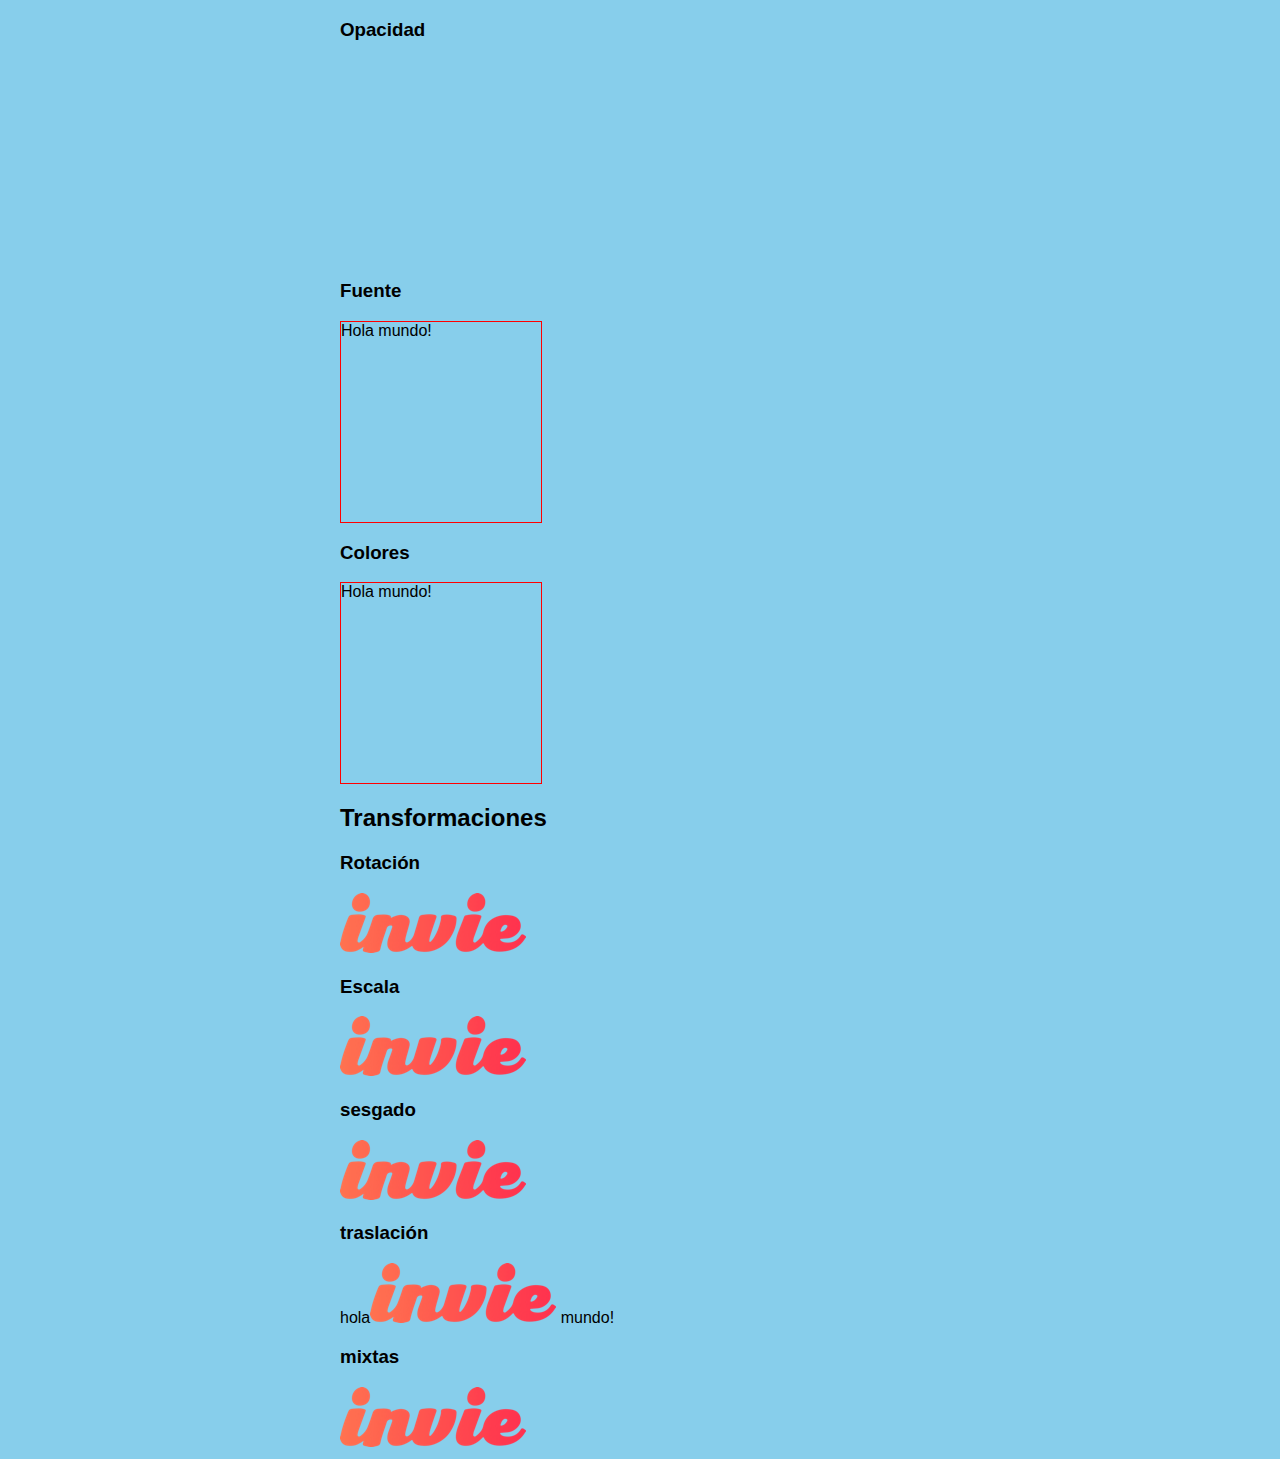
<file: transiciones-transformaciones/index.html>
<!DOCTYPE html>
<html lang="en">
<head>
  <meta charset="UTF-8">
  <title>Transiciones</title>
  <link rel="stylesheet" href="css/transitions.css"/>
</head>
<body>
  <div class="contenedor">
    <h3>Opacidad</h3>
    <div class="transicion caja opacity">Hola mundo!</div>

    <h3>Fuente</h3>
    <div class="transicion caja fuente">Hola mundo!</div>

    <h3>Colores</h3>
    <div class="transicion caja colores">Hola mundo!</div>

    <h2>Transformaciones</h2>

    <h3>Rotación</h3>
    <img class="transicion rotacion" src="images/invie.png" width="186" height="60"/>

    <h3>Escala</h3>
    <img class="transicion escala" src="images/invie.png" width="186" height="60"/>

    <h3>sesgado</h3>
    <img class="transicion sesgado" src="images/invie.png" width="186" height="60"/>
    <h3>traslación</h3>

    <span>hola</span><img class="transicion traslacion" src="images/invie.png" width="186" height="60"/> <span>mundo!</span>
    <h3>mixtas</h3>
    <img class="transicion mixtas" src="images/invie.png" width="186" height="60"/>
  </div>
</body>
</html>
</file>
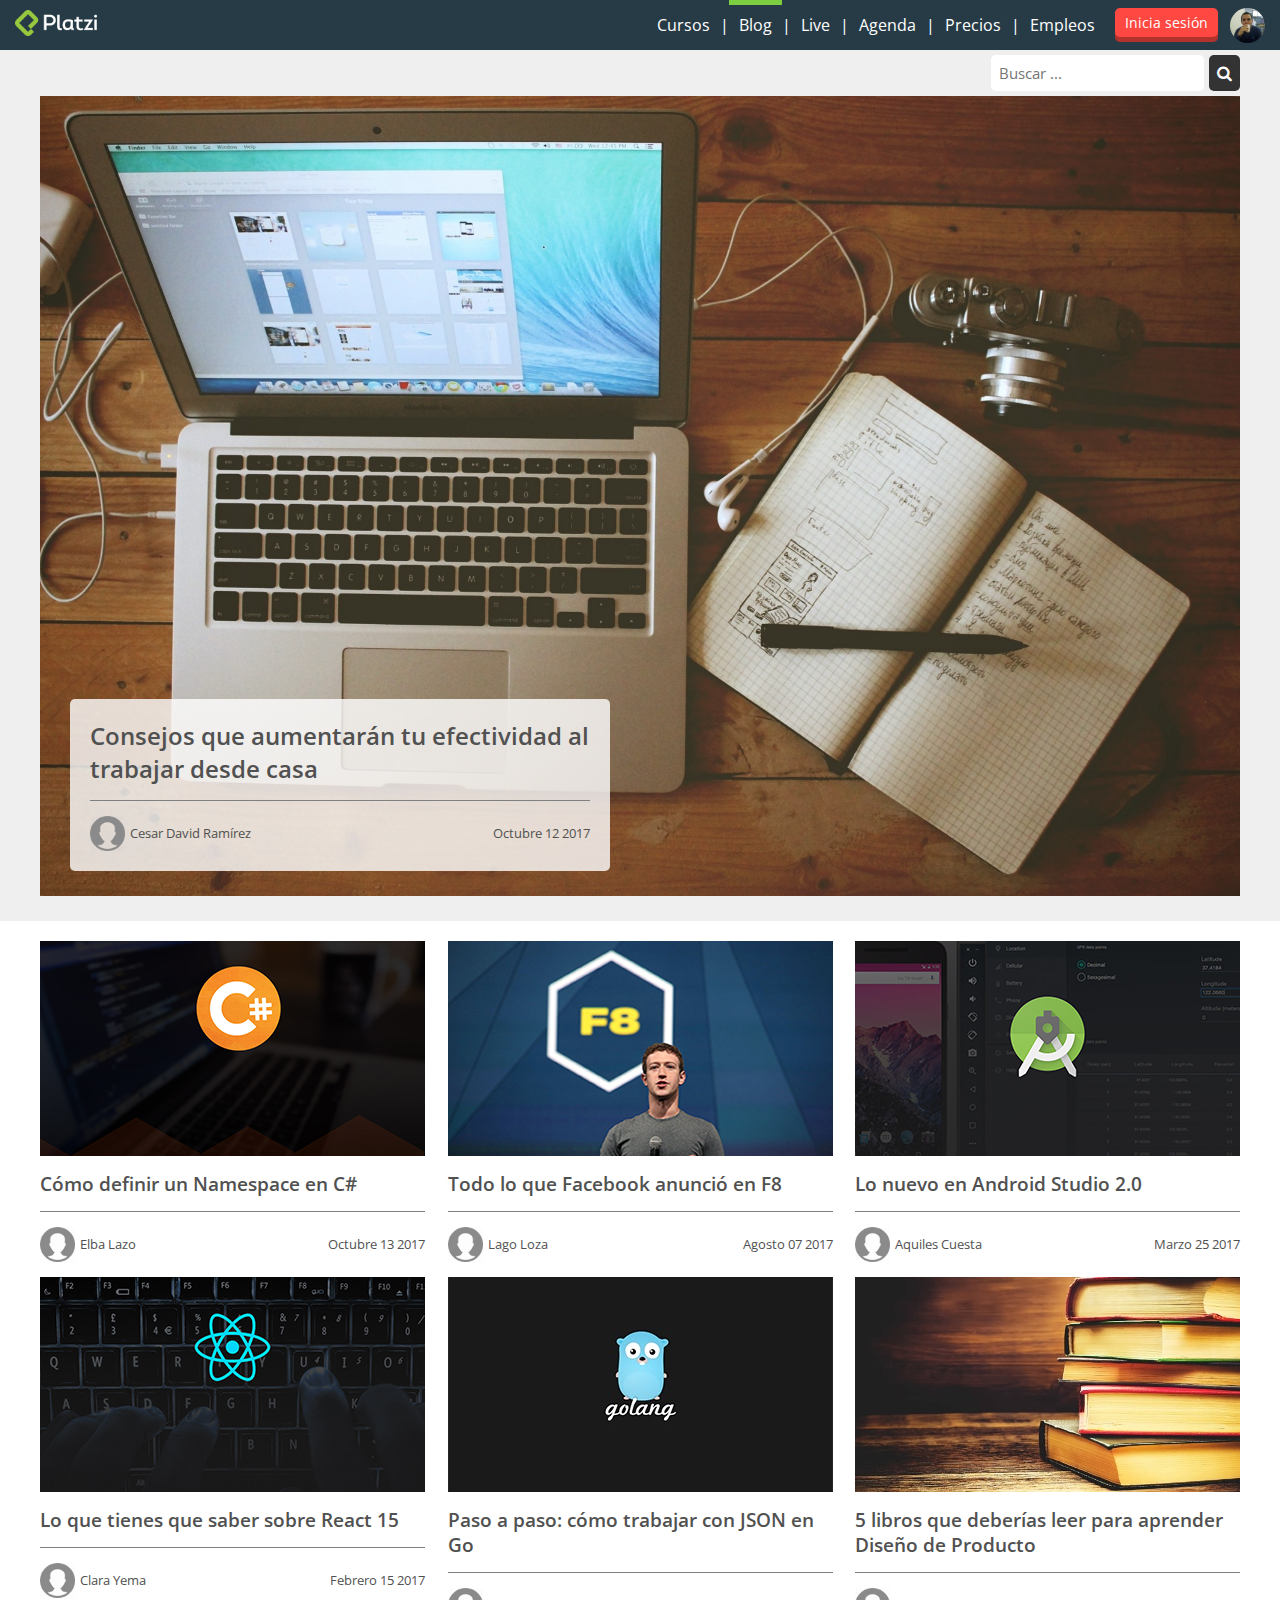
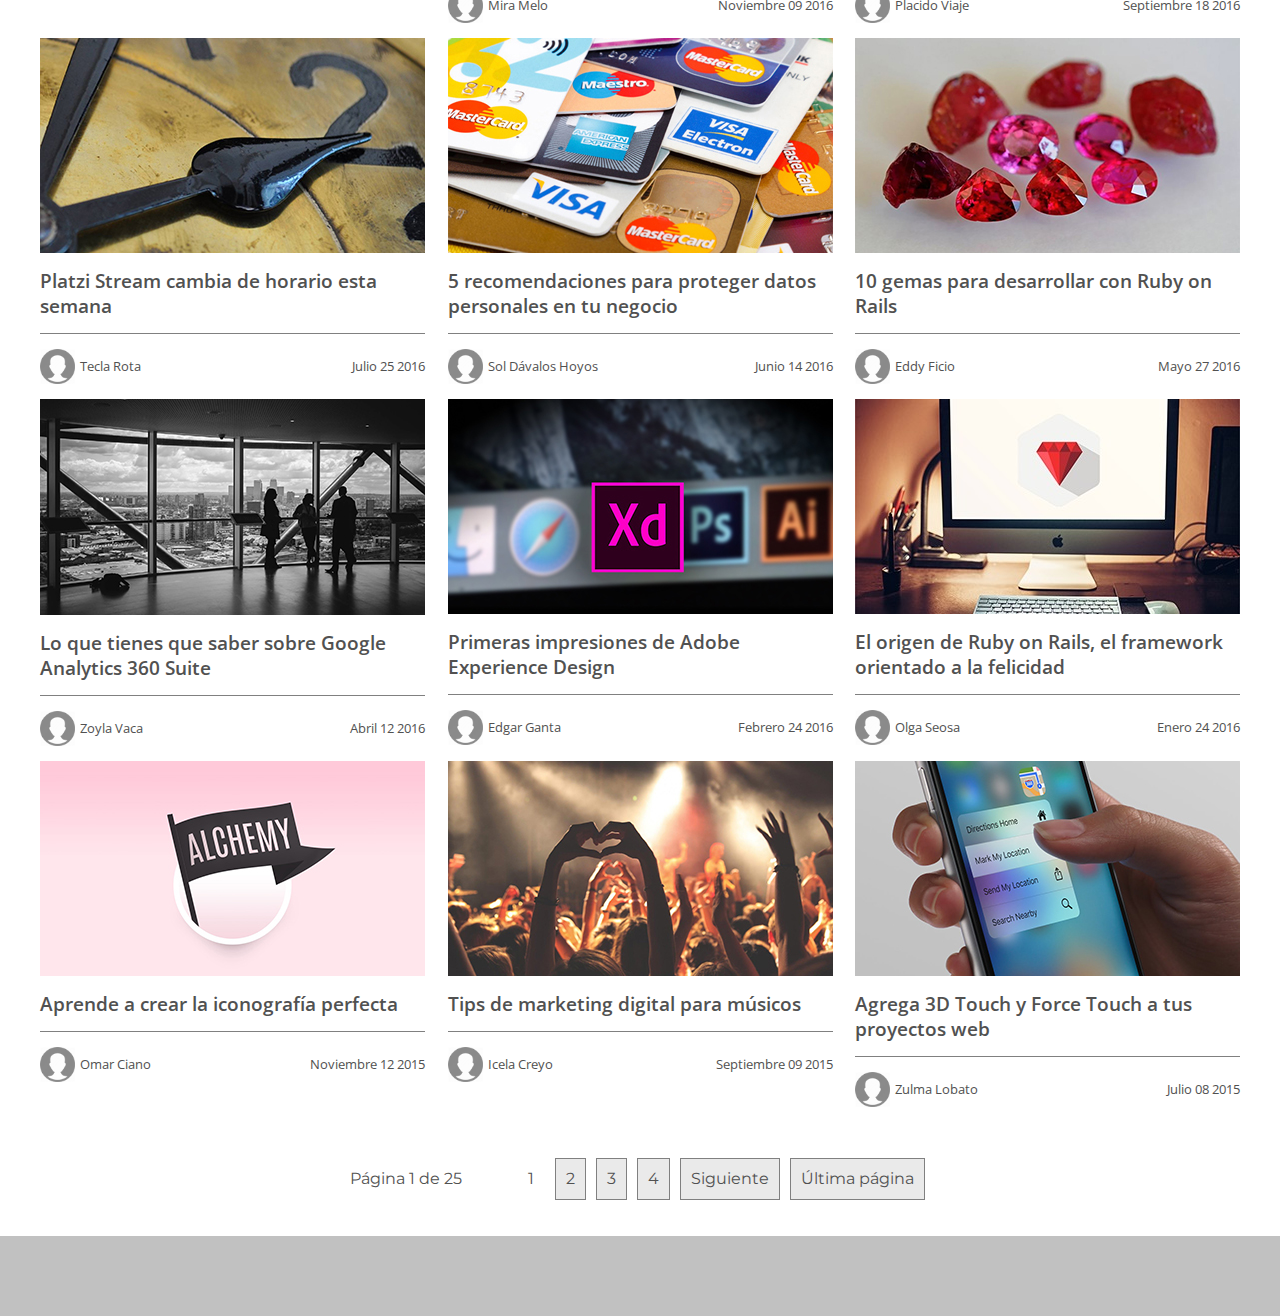
<file: retos/reto1a/index.html>
<!DOCTYPE html>
<html lang="es">
	<head>
		<title>Desafío 1 - Platzi Blog - Desarrollo Web Online</title>
		<meta charset="utf-8">
		<link rel="shortcut icon" href="images/platzi_favicon.png">
		<link href="css/platzi-blog.css" rel="stylesheet" type="text/css">
		<link href="https://cdnjs.cloudflare.com/ajax/libs/font-awesome/4.7.0/css/font-awesome.min.css" rel="stylesheet">
		<link href="https://fonts.googleapis.com/css?family=Montserrat|Open+Sans:300,400,600,700" rel="stylesheet">
	</head>
	<body>
		<header>
			<a href="https://platzi.com/"><img src="images/platzi-logo.png" width="82" height="26" alt="Platzi.com" title="Platzi.com"></a>
			<div class="header-right">
				<nav>
					<ul>
						<li><a href="#">Cursos</a></li>
						<li><a href="#" class="is-active">Blog</a></li>
						<li><a href="#">Live</a></li>
						<li><a href="#">Agenda</a></li>
						<li><a href="#">Precios</a></li>
						<li><a href="#">Empleos</a></li>
					</ul>
				</nav>
				<a class="button red" href="#">Inicia sesión</a>
				<a class="header-avatar" href="https://platzi.com/@cesardramirez_" target="_blank">
					<figure>
						<img src="images/profile.jpeg" width="35" height="35" alt="Perfil Platzi" title="Perfil Platzi">
					</figure>
				</a>
			</div>
		</header>
		<section class="blog">
			<article class="blog-main">
				<div class="search">
					<input type="text" placeholder="Buscar ...">
					<button type="submit" class="fa fa-search"></button>
				</div>
				<img src="images/principal.jpeg" width="1200" alt="Blog Principal" title="Blog Principal">
				<div class="description">
					<a href="#">
						<h2>Consejos que aumentarán tu efectividad al trabajar desde casa</h2>
						<div class="autor">
							<p>
								<img src="images/avatar-icon-blog.png" width="35" height="35" alt="Avatar Blogger" title="Avatar Blogger">
								<span>Cesar David Ramírez</span>
							</p>
							<span>Octubre 12 2017</span>
						</div>
					</a>
				</div>
			</article>
		</section>
		<section class="blog-items">
			<article class="item-blog">
				<a href="#">
					<img src="images/item-01.jpg" width="385" alt="Cómo definir un Namespace en C#" title="Cómo definir un Namespace en C#">
					<div class="description">
						<h3>Cómo definir un Namespace en C#</h3>
						<div class="autor">
							<p>
								<img src="images/avatar-icon-blog.png" width="35" height="35" alt="Avatar Blogger" title="Avatar Blogger">
								<span>Elba Lazo</span>
							</p>
							<span>Octubre 13 2017</span>
						</div>
					</div>
				</a>
			</article>
			<article class="item-blog">
				<a href="#">
					<img src="images/item-02.jpg" width="385" alt="Todo lo que Facebook anunció en F8" title="Todo lo que Facebook anunció en F8">
					<div class="description">
						<h3>Todo lo que Facebook anunció en F8</h3>
						<div class="autor">
							<p>
								<img src="images/avatar-icon-blog.png" width="35" height="35" alt="Avatar Blogger" title="Avatar Blogger">
								<span>Lago Loza</span>
							</p>
							<span>Agosto 07 2017</span>
						</div>
					</div>
				</a>
			</article>
			<article class="item-blog">
				<a href="#">
					<img src="images/item-03.jpg" width="385" alt="Lo nuevo en Android Studio 2.0" title="Lo nuevo en Android Studio 2.0">
					<div class="description">
						<h3>Lo nuevo en Android Studio 2.0</h3>
						<div class="autor">
							<p>
								<img src="images/avatar-icon-blog.png" width="35" height="35" alt="Avatar Blogger" title="Avatar Blogger">
								<span>Aquiles Cuesta</span>
							</p>
							<span>Marzo 25 2017</span>
						</div>
					</div>
				</a>
			</article>
			<article class="item-blog">
				<a href="#">
					<img src="images/item-04.jpg" width="385" alt="Lo que tienes que saber sobre React 15" title="Lo que tienes que saber sobre React 15">
					<div class="description">
						<h3>Lo que tienes que saber sobre React 15</h3>
						<div class="autor">
							<p>
								<img src="images/avatar-icon-blog.png" width="35" height="35" alt="Avatar Blogger" title="Avatar Blogger">
								<span>Clara Yema</span>
							</p>
							<span>Febrero 15 2017</span>
						</div>
					</div>
				</a>
			</article>
			<article class="item-blog">
				<a href="#">
					<img src="images/item-05.jpg" width="385" alt="Paso a paso: cómo trabajar con JSON en Go" title="Paso a paso: cómo trabajar con JSON en Go">
					<div class="description">
						<h3>Paso a paso: cómo trabajar con JSON en Go</h3>
						<div class="autor">
							<p>
								<img src="images/avatar-icon-blog.png" width="35" height="35" alt="Avatar Blogger" title="Avatar Blogger">
								<span>Mira Melo</span>
							</p>
							<span>Noviembre 09 2016</span>
						</div>
					</div>
				</a>
			</article>
			<article class="item-blog">
				<a href="#">
					<img src="images/item-06.jpg" width="385" alt="5 libros que deberías leer para aprender Diseño de Producto" title="5 libros que deberías leer para aprender Diseño de Producto">
					<div class="description">
						<h3>5 libros que deberías leer para aprender Diseño de Producto</h3>
						<div class="autor">
							<p>
								<img src="images/avatar-icon-blog.png" width="35" height="35" alt="Avatar Blogger" title="Avatar Blogger">
								<span>Placido Viaje</span>
							</p>
							<span>Septiembre 18 2016</span>
						</div>
					</div>
				</a>
			</article>
			<article class="item-blog">
				<a href="#">
					<img src="images/item-07.jpg" width="385" alt="Platzi Stream cambia de horario esta semana" title="Platzi Stream cambia de horario esta semana">
					<div class="description">
						<h3>Platzi Stream cambia de horario esta semana</h3>
						<div class="autor">
							<p>
								<img src="images/avatar-icon-blog.png" width="35" height="35" alt="Avatar Blogger" title="Avatar Blogger">
								<span>Tecla Rota</span>
							</p>
							<span>Julio 25 2016</span>
						</div>
					</div>
				</a>
			</article>
			<article class="item-blog">
				<a href="#">
					<img src="images/item-08.jpg" width="385" alt="5 recomendaciones para proteger datos personales en tu negocio" title="5 recomendaciones para proteger datos personales en tu negocio">
					<div class="description">
						<h3>5 recomendaciones para proteger datos personales en tu negocio</h3>
						<div class="autor">
							<p>
								<img src="images/avatar-icon-blog.png" width="35" height="35" alt="Avatar Blogger" title="Avatar Blogger">
								<span>Sol Dávalos Hoyos</span>
							</p>
							<span>Junio 14 2016</span>
						</div>
					</div>
				</a>
			</article>
			<article class="item-blog">
				<a href="#">
					<img src="images/item-09.jpg" width="385" alt="10 gemas para desarrollar con Ruby on Rails" title="10 gemas para desarrollar con Ruby on Rails">
					<div class="description">
						<h3>10 gemas para desarrollar con Ruby on Rails</h3>
						<div class="autor">
							<p>
								<img src="images/avatar-icon-blog.png" width="35" height="35" alt="Avatar Blogger" title="Avatar Blogger">
								<span>Eddy Ficio</span>
							</p>
							<span>Mayo 27 2016</span>
						</div>
					</div>
				</a>
			</article>
			<article class="item-blog">
				<a href="#">
					<img src="images/item-10.jpg" width="385" alt="Lo que tienes que saber sobre Google Analytics 360 Suite" title="Lo que tienes que saber sobre Google Analytics 360 Suite">
					<div class="description">
						<h3>Lo que tienes que saber sobre Google Analytics 360 Suite</h3>
						<div class="autor">
							<p>
								<img src="images/avatar-icon-blog.png" width="35" height="35" alt="Avatar Blogger" title="Avatar Blogger">
								<span>Zoyla Vaca</span>
							</p>
							<span>Abril 12 2016</span>
						</div>
					</div>
				</a>
			</article>
			<article class="item-blog">
				<a href="#">
					<img src="images/item-11.jpg" width="385" alt="Primeras impresiones de Adobe Experience Design" title="Primeras impresiones de Adobe Experience Design">
					<div class="description">
						<h3>Primeras impresiones de Adobe Experience Design</h3>
						<div class="autor">
							<p>
								<img src="images/avatar-icon-blog.png" width="35" height="35" alt="Avatar Blogger" title="Avatar Blogger">
								<span>Edgar Ganta</span>
							</p>
							<span>Febrero 24 2016</span>
						</div>
					</div>
				</a>
			</article>
			<article class="item-blog">
				<a href="#">
					<img src="images/item-12.jpg" width="385" alt="El origen de Ruby on Rails, el framework orientado a la felicidad" title="El origen de Ruby on Rails, el framework orientado a la felicidad">
					<div class="description">
						<h3>El origen de Ruby on Rails, el framework orientado a la felicidad</h3>
						<div class="autor">
							<p>
								<img src="images/avatar-icon-blog.png" width="35" height="35" alt="Avatar Blogger" title="Avatar Blogger">
								<span>Olga Seosa</span>
							</p>
							<span>Enero 24 2016</span>
						</div>
					</div>
				</a>
			</article>
			<article class="item-blog">
				<a href="#">
					<img src="images/item-13.jpg" width="385" alt="Aprende a crear la iconografía perfecta" title="Aprende a crear la iconografía perfecta">
					<div class="description">
						<h3>Aprende a crear la iconografía perfecta</h3>
						<div class="autor">
							<p>
								<img src="images/avatar-icon-blog.png" width="35" height="35" alt="Avatar Blogger" title="Avatar Blogger">
								<span>Omar Ciano</span>
							</p>
							<span>Noviembre 12 2015</span>
						</div>
					</div>
				</a>
			</article>
			<article class="item-blog">
				<a href="#">
					<img src="images/item-14.jpg" width="385" alt="Tips de marketing digital para músicos" title="Tips de marketing digital para músicos">
					<div class="description">
						<h3>Tips de marketing digital para músicos</h3>
						<div class="autor">
							<p>
								<img src="images/avatar-icon-blog.png" width="35" height="35" alt="Avatar Blogger" title="Avatar Blogger">
								<span>Icela Creyo</span>
							</p>
							<span>Septiembre 09 2015</span>
						</div>
					</div>
				</a>
			</article>
			<article class="item-blog">
				<a href="#">
					<img src="images/item-15.jpg" width="385" alt="Agrega 3D Touch y Force Touch a tus proyectos web" title="Agrega 3D Touch y Force Touch a tus proyectos web">
					<div class="description">
						<h3>Agrega 3D Touch y Force Touch a tus proyectos web</h3>
						<div class="autor">
							<p>
								<img src="images/avatar-icon-blog.png" width="35" height="35" alt="Avatar Blogger" title="Avatar Blogger">
								<span>Zulma Lobato</span>
							</p>
							<span>Julio 08 2015</span>
						</div>
					</div>
				</a>
			</article>
		</section>
		<section class="pager">
			<span>Página 1 de 25</span>
			<ul>
				<li class="selected"><a href="">1</a></li>
				<li><a href="">2</a></li>
				<li><a href="">3</a></li>
				<li><a href="">4</a></li>
				<li><a href="">Siguiente</a></li>
				<li><a href="">Última página</a></li>
			</ul>
		</section>
		<footer></footer>
	</body>
</html>
</file>
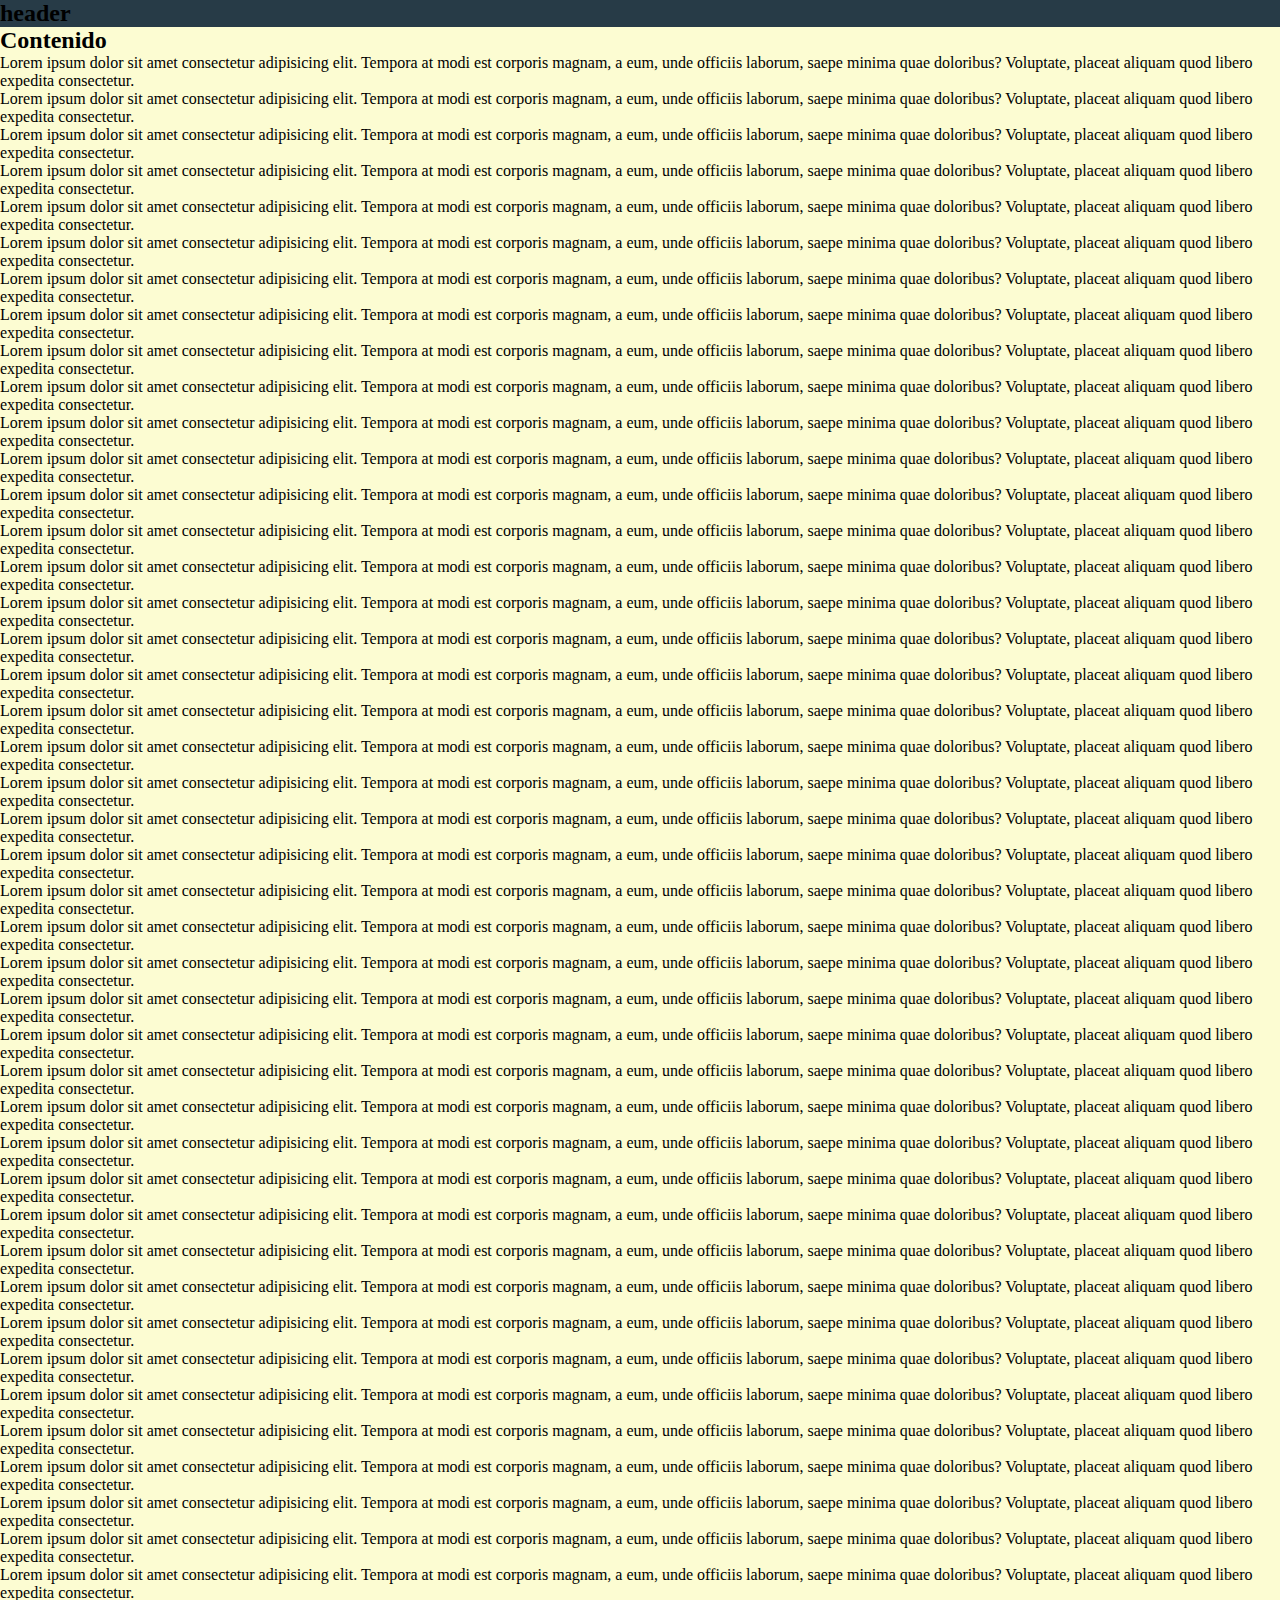
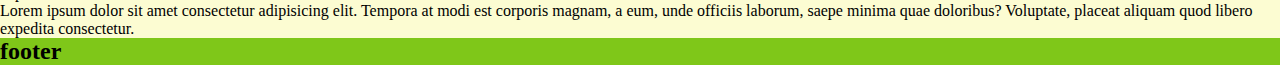
<file: retos/reto2/index.html>
<!DOCTYPE html>
<html lang="en">
<head>
  <meta charset="UTF-8">
  <meta name="viewport" content="width=device-width, initial-scale=1.0">
  <meta http-equiv="X-UA-Compatible" content="ie=edge">
  <title>Reto 2 - desarrollo web - Sticky footer</title>
  <link rel="stylesheet" href="css/estilos.css">
</head>
<body id="body">
  <header id="header">
    <h2>header</h2>
  </header>
  <section id="contenido">
    <h2>Contenido</h2>
    <p>Lorem ipsum dolor sit amet consectetur adipisicing elit. Tempora at modi est corporis magnam, a eum, unde officiis laborum, saepe minima quae doloribus? Voluptate, placeat aliquam quod libero expedita consectetur.</p>
    <p>Lorem ipsum dolor sit amet consectetur adipisicing elit. Tempora at modi est corporis magnam, a eum, unde officiis laborum, saepe minima quae doloribus? Voluptate, placeat aliquam quod libero expedita consectetur.</p>
    <p>Lorem ipsum dolor sit amet consectetur adipisicing elit. Tempora at modi est corporis magnam, a eum, unde officiis laborum, saepe minima quae doloribus? Voluptate, placeat aliquam quod libero expedita consectetur.</p>
    <p>Lorem ipsum dolor sit amet consectetur adipisicing elit. Tempora at modi est corporis magnam, a eum, unde officiis laborum, saepe minima quae doloribus? Voluptate, placeat aliquam quod libero expedita consectetur.</p>
    <p>Lorem ipsum dolor sit amet consectetur adipisicing elit. Tempora at modi est corporis magnam, a eum, unde officiis laborum, saepe minima quae doloribus? Voluptate, placeat aliquam quod libero expedita consectetur.</p>
    <p>Lorem ipsum dolor sit amet consectetur adipisicing elit. Tempora at modi est corporis magnam, a eum, unde officiis laborum, saepe minima quae doloribus? Voluptate, placeat aliquam quod libero expedita consectetur.</p>
    <p>Lorem ipsum dolor sit amet consectetur adipisicing elit. Tempora at modi est corporis magnam, a eum, unde officiis laborum, saepe minima quae doloribus? Voluptate, placeat aliquam quod libero expedita consectetur.</p>
    <p>Lorem ipsum dolor sit amet consectetur adipisicing elit. Tempora at modi est corporis magnam, a eum, unde officiis laborum, saepe minima quae doloribus? Voluptate, placeat aliquam quod libero expedita consectetur.</p>
    <p>Lorem ipsum dolor sit amet consectetur adipisicing elit. Tempora at modi est corporis magnam, a eum, unde officiis laborum, saepe minima quae doloribus? Voluptate, placeat aliquam quod libero expedita consectetur.</p>
    <p>Lorem ipsum dolor sit amet consectetur adipisicing elit. Tempora at modi est corporis magnam, a eum, unde officiis laborum, saepe minima quae doloribus? Voluptate, placeat aliquam quod libero expedita consectetur.</p>
    <p>Lorem ipsum dolor sit amet consectetur adipisicing elit. Tempora at modi est corporis magnam, a eum, unde officiis laborum, saepe minima quae doloribus? Voluptate, placeat aliquam quod libero expedita consectetur.</p>
    <p>Lorem ipsum dolor sit amet consectetur adipisicing elit. Tempora at modi est corporis magnam, a eum, unde officiis laborum, saepe minima quae doloribus? Voluptate, placeat aliquam quod libero expedita consectetur.</p>
    <p>Lorem ipsum dolor sit amet consectetur adipisicing elit. Tempora at modi est corporis magnam, a eum, unde officiis laborum, saepe minima quae doloribus? Voluptate, placeat aliquam quod libero expedita consectetur.</p>
    <p>Lorem ipsum dolor sit amet consectetur adipisicing elit. Tempora at modi est corporis magnam, a eum, unde officiis laborum, saepe minima quae doloribus? Voluptate, placeat aliquam quod libero expedita consectetur.</p>
    <p>Lorem ipsum dolor sit amet consectetur adipisicing elit. Tempora at modi est corporis magnam, a eum, unde officiis laborum, saepe minima quae doloribus? Voluptate, placeat aliquam quod libero expedita consectetur.</p>
    <p>Lorem ipsum dolor sit amet consectetur adipisicing elit. Tempora at modi est corporis magnam, a eum, unde officiis laborum, saepe minima quae doloribus? Voluptate, placeat aliquam quod libero expedita consectetur.</p>
    <p>Lorem ipsum dolor sit amet consectetur adipisicing elit. Tempora at modi est corporis magnam, a eum, unde officiis laborum, saepe minima quae doloribus? Voluptate, placeat aliquam quod libero expedita consectetur.</p>
    <p>Lorem ipsum dolor sit amet consectetur adipisicing elit. Tempora at modi est corporis magnam, a eum, unde officiis laborum, saepe minima quae doloribus? Voluptate, placeat aliquam quod libero expedita consectetur.</p>
    <p>Lorem ipsum dolor sit amet consectetur adipisicing elit. Tempora at modi est corporis magnam, a eum, unde officiis laborum, saepe minima quae doloribus? Voluptate, placeat aliquam quod libero expedita consectetur.</p>
    <p>Lorem ipsum dolor sit amet consectetur adipisicing elit. Tempora at modi est corporis magnam, a eum, unde officiis laborum, saepe minima quae doloribus? Voluptate, placeat aliquam quod libero expedita consectetur.</p>
    <p>Lorem ipsum dolor sit amet consectetur adipisicing elit. Tempora at modi est corporis magnam, a eum, unde officiis laborum, saepe minima quae doloribus? Voluptate, placeat aliquam quod libero expedita consectetur.</p>
    <p>Lorem ipsum dolor sit amet consectetur adipisicing elit. Tempora at modi est corporis magnam, a eum, unde officiis laborum, saepe minima quae doloribus? Voluptate, placeat aliquam quod libero expedita consectetur.</p>
    <p>Lorem ipsum dolor sit amet consectetur adipisicing elit. Tempora at modi est corporis magnam, a eum, unde officiis laborum, saepe minima quae doloribus? Voluptate, placeat aliquam quod libero expedita consectetur.</p>
    <p>Lorem ipsum dolor sit amet consectetur adipisicing elit. Tempora at modi est corporis magnam, a eum, unde officiis laborum, saepe minima quae doloribus? Voluptate, placeat aliquam quod libero expedita consectetur.</p>
    <p>Lorem ipsum dolor sit amet consectetur adipisicing elit. Tempora at modi est corporis magnam, a eum, unde officiis laborum, saepe minima quae doloribus? Voluptate, placeat aliquam quod libero expedita consectetur.</p>
    <p>Lorem ipsum dolor sit amet consectetur adipisicing elit. Tempora at modi est corporis magnam, a eum, unde officiis laborum, saepe minima quae doloribus? Voluptate, placeat aliquam quod libero expedita consectetur.</p>
    <p>Lorem ipsum dolor sit amet consectetur adipisicing elit. Tempora at modi est corporis magnam, a eum, unde officiis laborum, saepe minima quae doloribus? Voluptate, placeat aliquam quod libero expedita consectetur.</p>
    <p>Lorem ipsum dolor sit amet consectetur adipisicing elit. Tempora at modi est corporis magnam, a eum, unde officiis laborum, saepe minima quae doloribus? Voluptate, placeat aliquam quod libero expedita consectetur.</p>
    <p>Lorem ipsum dolor sit amet consectetur adipisicing elit. Tempora at modi est corporis magnam, a eum, unde officiis laborum, saepe minima quae doloribus? Voluptate, placeat aliquam quod libero expedita consectetur.</p>
    <p>Lorem ipsum dolor sit amet consectetur adipisicing elit. Tempora at modi est corporis magnam, a eum, unde officiis laborum, saepe minima quae doloribus? Voluptate, placeat aliquam quod libero expedita consectetur.</p>
    <p>Lorem ipsum dolor sit amet consectetur adipisicing elit. Tempora at modi est corporis magnam, a eum, unde officiis laborum, saepe minima quae doloribus? Voluptate, placeat aliquam quod libero expedita consectetur.</p>
    <p>Lorem ipsum dolor sit amet consectetur adipisicing elit. Tempora at modi est corporis magnam, a eum, unde officiis laborum, saepe minima quae doloribus? Voluptate, placeat aliquam quod libero expedita consectetur.</p>
    <p>Lorem ipsum dolor sit amet consectetur adipisicing elit. Tempora at modi est corporis magnam, a eum, unde officiis laborum, saepe minima quae doloribus? Voluptate, placeat aliquam quod libero expedita consectetur.</p>
    <p>Lorem ipsum dolor sit amet consectetur adipisicing elit. Tempora at modi est corporis magnam, a eum, unde officiis laborum, saepe minima quae doloribus? Voluptate, placeat aliquam quod libero expedita consectetur.</p>
    <p>Lorem ipsum dolor sit amet consectetur adipisicing elit. Tempora at modi est corporis magnam, a eum, unde officiis laborum, saepe minima quae doloribus? Voluptate, placeat aliquam quod libero expedita consectetur.</p>
    <p>Lorem ipsum dolor sit amet consectetur adipisicing elit. Tempora at modi est corporis magnam, a eum, unde officiis laborum, saepe minima quae doloribus? Voluptate, placeat aliquam quod libero expedita consectetur.</p>
    <p>Lorem ipsum dolor sit amet consectetur adipisicing elit. Tempora at modi est corporis magnam, a eum, unde officiis laborum, saepe minima quae doloribus? Voluptate, placeat aliquam quod libero expedita consectetur.</p>
    <p>Lorem ipsum dolor sit amet consectetur adipisicing elit. Tempora at modi est corporis magnam, a eum, unde officiis laborum, saepe minima quae doloribus? Voluptate, placeat aliquam quod libero expedita consectetur.</p>
    <p>Lorem ipsum dolor sit amet consectetur adipisicing elit. Tempora at modi est corporis magnam, a eum, unde officiis laborum, saepe minima quae doloribus? Voluptate, placeat aliquam quod libero expedita consectetur.</p>
    <p>Lorem ipsum dolor sit amet consectetur adipisicing elit. Tempora at modi est corporis magnam, a eum, unde officiis laborum, saepe minima quae doloribus? Voluptate, placeat aliquam quod libero expedita consectetur.</p>
    <p>Lorem ipsum dolor sit amet consectetur adipisicing elit. Tempora at modi est corporis magnam, a eum, unde officiis laborum, saepe minima quae doloribus? Voluptate, placeat aliquam quod libero expedita consectetur.</p>
    <p>Lorem ipsum dolor sit amet consectetur adipisicing elit. Tempora at modi est corporis magnam, a eum, unde officiis laborum, saepe minima quae doloribus? Voluptate, placeat aliquam quod libero expedita consectetur.</p>
    <p>Lorem ipsum dolor sit amet consectetur adipisicing elit. Tempora at modi est corporis magnam, a eum, unde officiis laborum, saepe minima quae doloribus? Voluptate, placeat aliquam quod libero expedita consectetur.</p>
    <p>Lorem ipsum dolor sit amet consectetur adipisicing elit. Tempora at modi est corporis magnam, a eum, unde officiis laborum, saepe minima quae doloribus? Voluptate, placeat aliquam quod libero expedita consectetur.</p>
  </section>
  <footer id="footer">
    <h2>footer</h2>
  </footer>
  <!-- <script>
    // así es como se resolvía antiguamente cuando no existía flexbox
    let $contenido = document.getElementById('contenido')
    let $footer = document.getElementById('footer')
    let $header = document.getElementById('header')
    let $body = document.getElementById('body')

    let alto = $body.offsetHeight - ($footer.offsetHeight + $header.offsetHeight)
    // console.log(alto)
    $contenido.style.minHeight = alto + "px"
  </script> -->
</body>
</html>
</file>
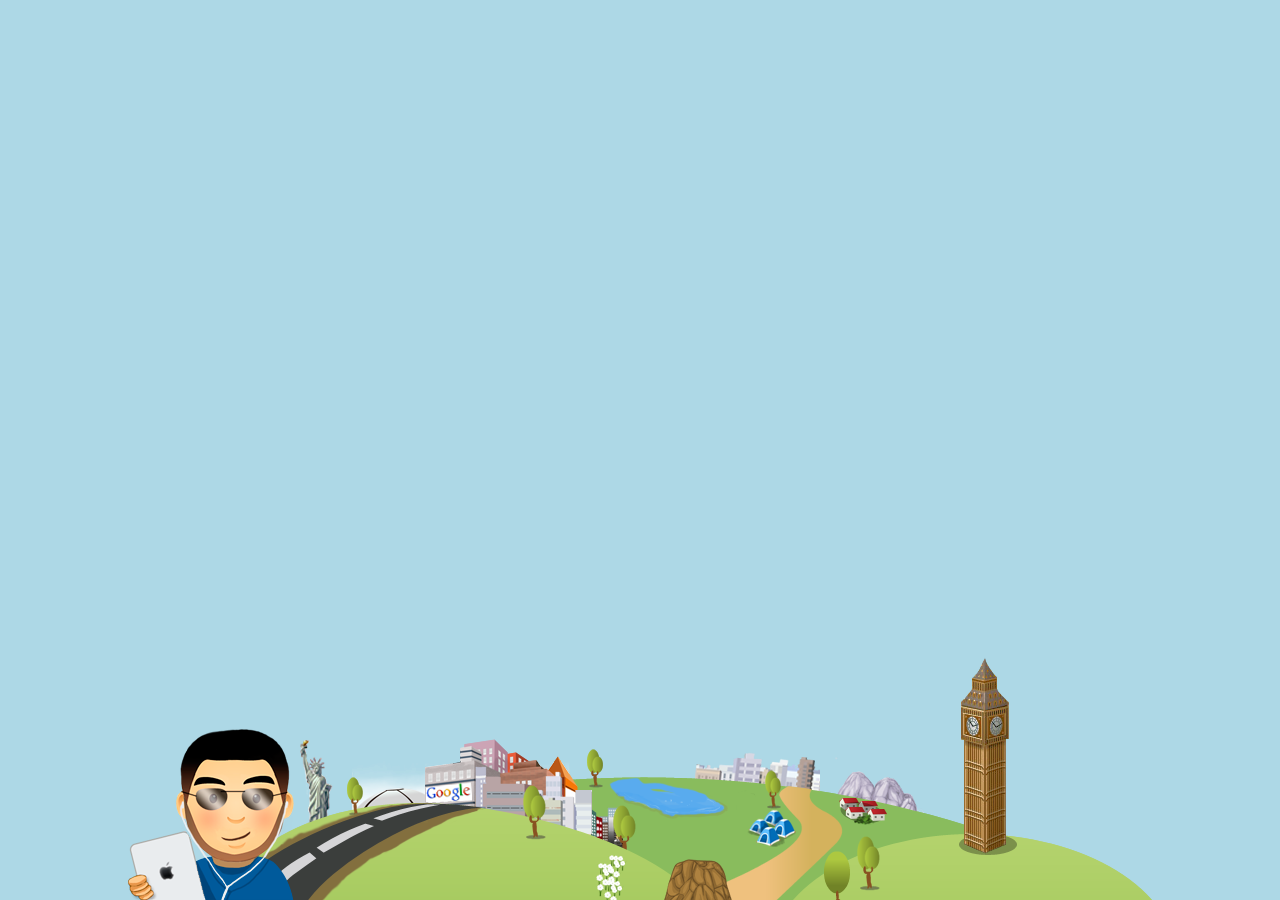
<file: retos/reto3/index.html>
<!DOCTYPE html>
<html lang="en">
<head>
  <meta charset="UTF-8">
  <meta name="viewport" content="width=device-width, initial-scale=1.0">
  <meta http-equiv="X-UA-Compatible" content="ie=edge">
  <title>Reto 3 transiciones con :hover</title>
  <link rel="stylesheet" href="css/estilos.css">
</head>
<body>
  <div class="container">
    <div class="cvanderland">
      <div class="cvander">
        <img src="images/body.png" class="cvander-body" alt="cvander body">
        <img src="images/head.png" class="cvander-head" alt="cvander head">
        <img src="images/ipad.png" class="cvander-ipad" alt="cvander ipad">
      </div>
    </div>
  </div>
</body>
</html>
</file>
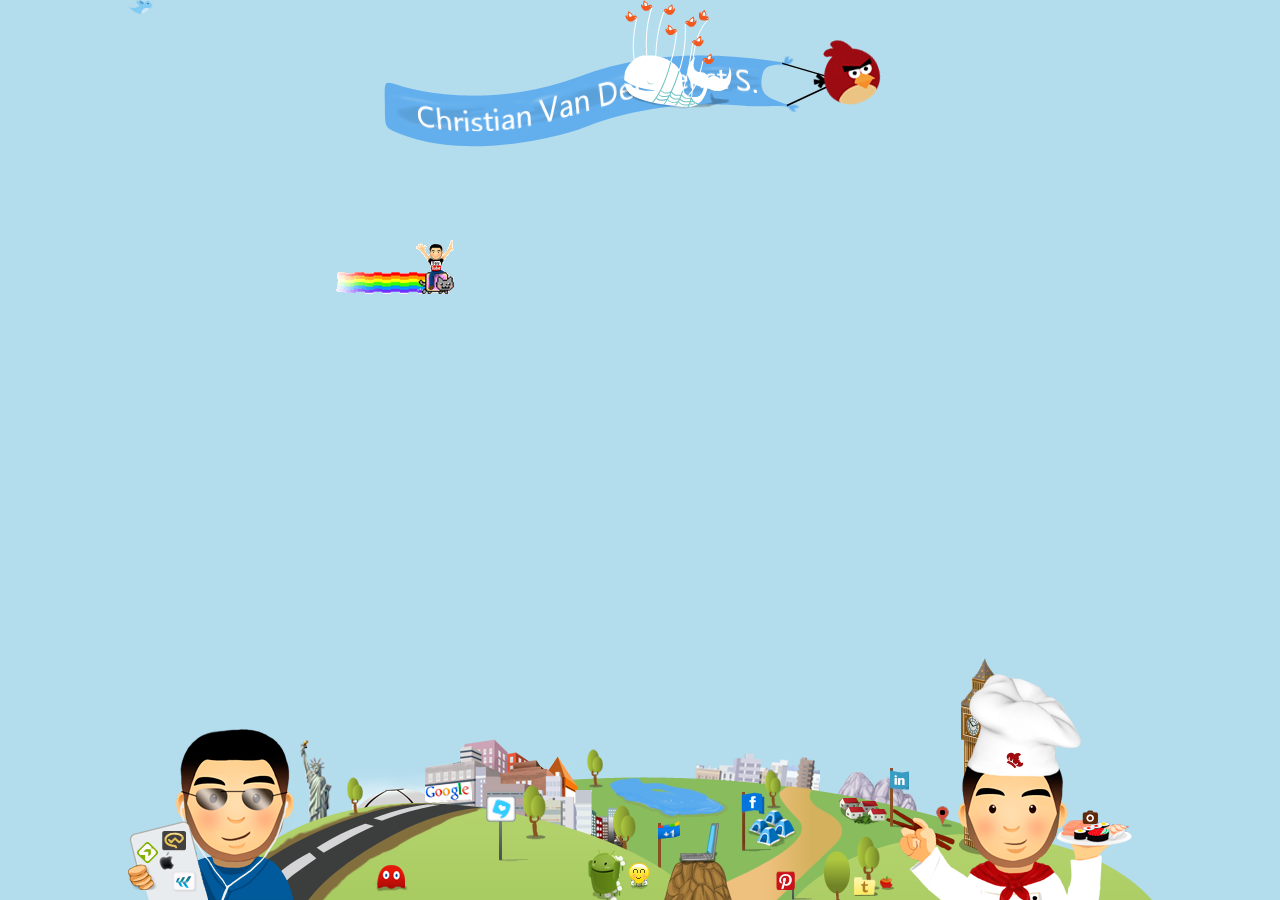
<file: retos/reto3b/index.html>
<!DOCTYPE html>
<!-- saved from url=(0055)https://denver15-jh.github.io/9.-Animaciones-keyframes/ -->
<html lang="en"><head><meta http-equiv="Content-Type" content="text/html; charset=UTF-8">
  
  <meta name="viewport" content="width=device-width, initial-scale=1.0">
  <meta http-equiv="X-UA-Compatible" content="ie=edge">
  <link rel="stylesheet" href="./css/style.css">
  <title>Cvanderland</title>
</head>
<body>
  <section class="container cvanderland">
    <img class="angry-bird" src="./img/angry-bird.png" alt="">
    <img class="google" src="./img/google.png" alt="">
    <img class="ave" src="./img/ave.png" alt="">
    <img class="android" src="./img/android.png" alt="">
    <img class="emoticon" src="./img/emoticon.png" alt="">
    <img class="bandera-1" src="./img/bandera-1.png" alt="">
    <img class="bandera-2" src="./img/bandera-2.png" alt="">
    <img class="bandera-3" src="./img/bandera-3.png" alt="">
    <img class="bandera-4" src="./img/bandera-4.png" alt="">
    <img class="bandera-5" src="./img/bandera-5.png" alt="">
    <img class="laptop" src="./img/laptop.png" alt="">
    <img class="carpeta" src="./img/carpeta.png" alt="">
    <img class="manzana" src="./img/manzana.png" alt="">
    <img class="localizador" src="./img/localizador.png" alt="">
    <img class="camara-cvander" src="./img/camara-cvander.png" alt="">
    <img class="ballena" src="./img/ballena.png" alt="">
    <img class="pacman" src="./img/pacman.png" alt="">
    <img class="hombre-arcoiris" src="./img/hombre-arcoiris.gif" alt="">
    <div class="cvander-music">
      <img class="cuerpo-cvander-music" src="./img/cuerpo-cvander.png" alt="">
      <img class="cabeza-cvander-music" src="./img/cabeza-cvander.png" alt="">
      <img class="mano-cvander-music" src="./img/mano-cvander.png" alt="">
      <img class="calcomania-1" src="./img/calcomania-1.png" alt="">
      <img class="calcomania-2" src="./img/calcomania-2.png" alt="">
      <img class="calcomania-3" src="./img/calcomania-3.png" alt="">
    </div>
    <div class="cvander-sheef">
      <img class="cuerpo-cvander-sheef" src="./img/cuerpo-cvander-sheef.png" alt="">
      <img class="mano1-cvander-sheef" src="./img/mano1-cvander-sheef.png" alt="">
      <img class="mano2-cvander-sheef" src="./img/mano2-cvander-sheef.png" alt="">
      <img class="logo-cvander-sheef" src="./img/logo-cvander.png" alt="">
    </div>
  </section>
</body>
</html>
</file>
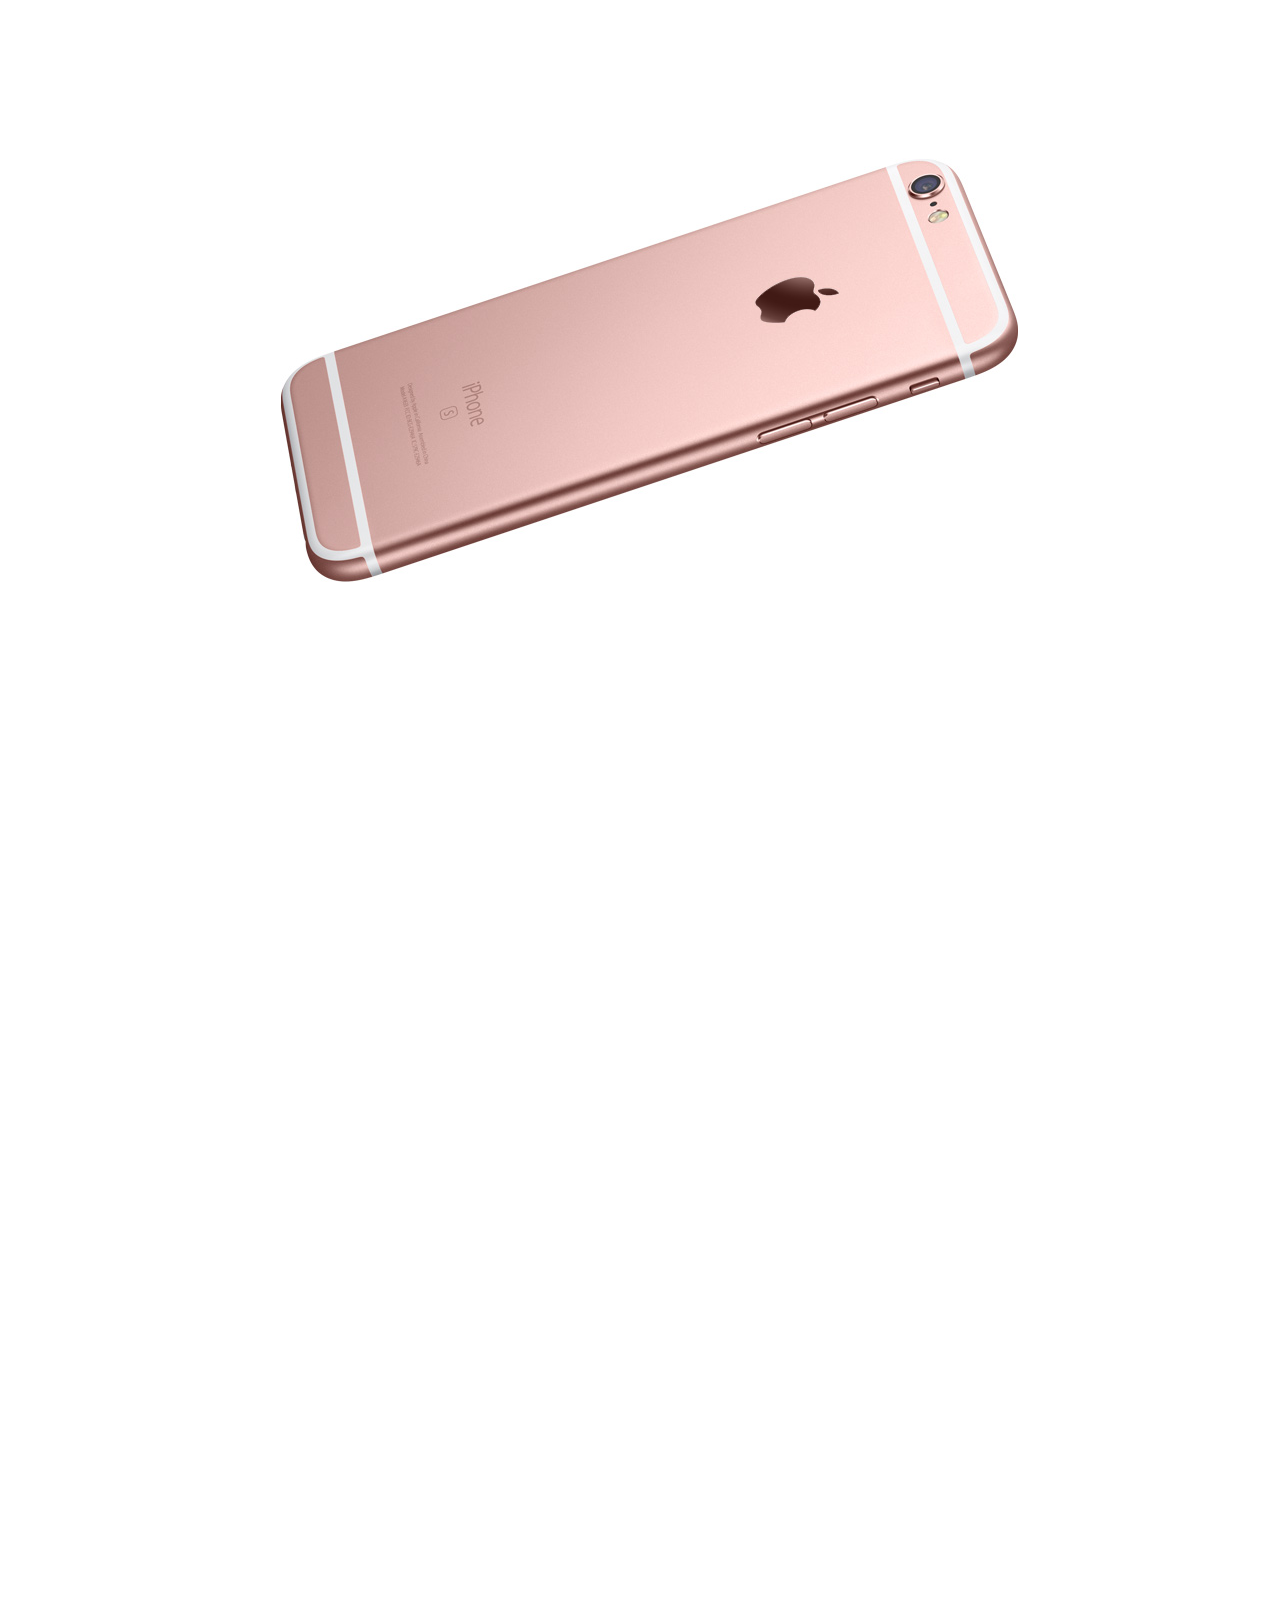
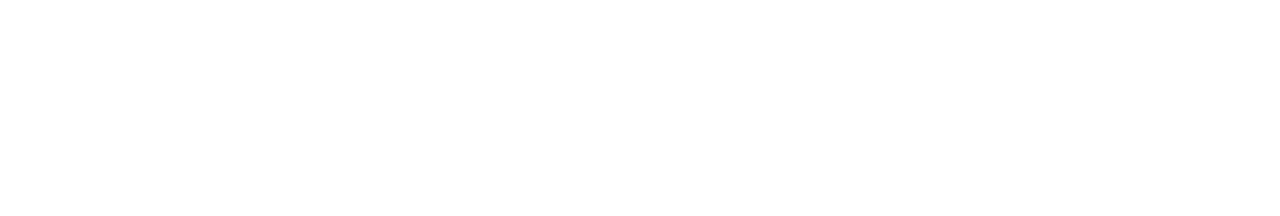
<file: retos/reto5-parallax/index.html>
<!DOCTYPE html>
<html lang="en">
<head>
  <meta charset="UTF-8">
  <meta name="viewport" content="width=device-width, initial-scale=1.0">
  <meta http-equiv="X-UA-Compatible" content="ie=edge">
  <title>Especial 1 - Parallax</title>
  <style>
    .container {
      height: 200vh;
      width: 800px;
      margin: 0 auto;
      text-align: center;
    }
    .iphone {
      display: inline-block;
      margin-top: 150px;
      position: relative;
      transition: .1s;
    }
    .shape {
      background-image: url(shape.jpg);
      width: 128px;
      height: 128px;
      position: absolute;
      top: 75px;
      right: 161px;
      /* con una sola medida mueve x e y */
      background-position: -58px;
      mask-image: url(apple-mask.png);
      -webkit-mask-image: url(apple-mask.png);
    }
  </style>
</head>
<body>
  <section class="container">
    <figure class="iphone" id="iphone">
      <img src="iphone.jpg" alt="">
      <div class="shape" id="mask"></div>
    </figure>
  </section>
  <script>
    const $iphone = document.getElementById('iphone')
    const $mask = document.getElementById('mask')
    window.addEventListener('scroll', function(e){
      console.log(window.scrollY)
      // $iphone.style.marginTop = window.scrollY + 'px'
      var position = 54 + window.scrollY;
      $mask.style.backgroundPosition = '-' + position + 'px'
      $iphone.style.transform = `rotate(-${position*0.02}deg)`
    })
  </script>
</body>
</html>
</file>
<file: transiciones-transformaciones/css/transitions.css>
/*background-color
background-position
background-size
border-color
border-width
color
border-radius
font-size
font-weight
height width
left right bottom top
padding
opacity
*/
body {
  background: skyblue;
}
.contenedor {
  margin: 0 auto;
  width: 600px;
  font-family: sans-serif;
}

.transicion {
  transition: .3s;
  /*transition: .3s opacity ease;*/
  /*  transition-duration: .3s;
    transition-property: opacity;
    transition-timing-function: ease;*/
}

.caja {
  width: 200px;
  height: 200px;
  border: 1px solid red;
}

.opacity {
  opacity: 0;
}

.opacity:hover {
  opacity: 1;
}

.fuente:hover {
  font-size: 20px;
  font-weight: 600;
}

.colores:hover {
  color: red;
  background: yellow;
}

.rotacion:hover {
  transform: rotate(360deg);
}

.escala:hover {
  transform: scale(2);
}

.sesgado:hover {
  transform: skew(45deg);
}
body {
  perspective: 1000px;
}
.traslacion:hover {
  transform: translateZ(50px);
}

.mixtas:hover {
  transform: rotate(45deg) scale(2) skew(45deg) translateX(50px);
}
</file>
<file: retos/reto1a/css/platzi-blog.css>
body {
	margin: 0;
	font-family: 'Open Sans', sans-serif;
	color: #515151;
}

a {
	color: #515151;
	text-decoration: none;
}

header {
	background: #273B47;
	padding: 0 15px;
	display: flex;
	justify-content: space-between;
	align-items: center;
	height: 50px;
}

h2 {
	margin: 0;
	font-weight: 600;
	margin-bottom: 15px;
}

footer {
	background-color: #c1c1c1;
	padding: 40px;
}

.header-right {
	display: flex;
	align-items: center;
	height: inherit;
}

.header-right .button {
	margin-left: 10px;
}

.header-avatar img {
	display: inherit;
	border-radius: 50%;
	margin: 11px 0 11px 12px;
}

figure {
	margin: 0;
}

nav {
	height: inherit;
}

nav ul {
	margin: 0;
	display: flex;
	height: inherit;
}

nav li::after {
	content: "|";
}

nav li:last-child::after {
	display: none;
}

nav li {
	list-style: none;
	color: white;
	display: flex;
	align-items: center;
	height: inherit;
}

nav a {
	color: white;
	text-decoration: none;
	padding: 0 10px;
	display: flex;
	align-items: center;
	height: inherit;
}

nav a.is-active {
	box-shadow: inset 0 5px 0 #7dcd40;
}

nav a:hover {
	box-shadow: inset 0 5px 0 red;
}

.button {
	color: white;
	text-decoration: none;
	background: gray;
	box-shadow: inset 0 -5px 0 rgba(0, 0, 0, .3);
	font-size: 14px;
	padding: 5px 10px 10px;
	border-radius: 5px;
	transition: .2s;
}

.button:active {
	transform: scale(.9);
}

.button.red {
	background: #ff4842;
}

.button:hover {
	background-color: #7dcd40; 
}

.blog {
	background-color: #EFEFEF;
	display: flex;
	padding-bottom: 20px;
	margin-bottom: 20px;
}

.search {
	display: flex;
	justify-content: flex-end;
	padding: 5px 0;
}

.search input, .search button {
	padding: 8px;
	font-size: 15px;
	border: none;
	border-radius: 5px;
}

.search button {
	font-size: 16px;
}

.search input {
	font-family: 'Open Sans', sans-serif;
	margin-right: 5px;
}

.search button {
	transition: .2s;
	cursor: pointer;
	background-color: #333333;
	color: white;
}

.search button:active {
	transform: scale(.10)
}

.blog-main {
	position: relative;
	margin: 0 auto;
}

.blog-main .description {
	background-color: rgba(255, 255, 255, .8);
	padding: 20px;
	position: absolute;
	bottom: 30px;
	left: 30px;
	width: 500px;
	border-radius: 5px;
}

.autor {
	display: flex;
	justify-content: space-between;
	align-items: center;
	font-size: 13px;
	border-top: 1px solid gray;
	padding-top: 15px;
}

.autor p {
	margin: 0;
	display: flex;
	align-items: center;
}

.autor img {
	padding-right: 5px; 
}

.blog-items {
	width: 1200px;
	margin: 0 auto;
	display: flex;
	flex-wrap: wrap;
	justify-content: space-between;
}

.blog-items h3 {
	font-weight: 600;
	margin: 10px 0 15px;
}

.item-blog {
	width: 385px;
}

.item-blog .description {
	margin-bottom: 15px;
}

.item-blog img {
	transition: 0.25s;
}

.item-blog img:hover {
	opacity: 0.75;
}

.pager {
	font-family: 'Montserrat', sans-serif;
	display: flex;
	justify-content: center;
	align-items: center;
	padding: 20px 0;
}

.pager ul {
	display: flex;
	list-style: none;
	margin-left: 10px;
}

.pager li {
	background-color: #EAEAEA;
	height: 40px;
	line-height: 40px;
	margin: 0 5px;
	border: 1px solid gray;
}

.pager a {
	display: block;
	height: inherit;
	padding: 0 10px;
}

.pager li.selected {
	border-color: transparent;
	background-color: inherit;
}
</file>
<file: retos/reto2/css/estilos.css>
body {
  background: lightgray;
  min-height: 100vh; /* viewport - heigth viewport - width */
  margin: 0;
  display: flex;
  flex-direction: column;
}

h2 {
  margin: 0;
}
p {
  margin: 0;
}

header {
  /* height: 50px; */
  background: #273b47;
}

section {
  background: #fcfcd2;
  flex: 1;
  /* min-height: 450px; */
}

footer {
  background: #7fc719;
  /*height: 100px;
  /*position: fixed;
  bottom: 0;
  left: 0;
  right: 0;
  width: 100%; */
}
</file>
<file: retos/reto3/css/estilos.css>
body {
  background: lightblue;
  margin: 0; /* para que no tenga scroll dentro del navegador */
}

.cvanderland {
  width: 1024px;
  height: 243px;
  background-image: url('../images/background.png');
  position: absolute;
  left: 0;
  bottom: 0;
  right: 0;
  margin: 0 auto;
}

.container {
  height: 100vh;
  width: 100vw;
  background-image: url('../images/background.png');
  background-position: center bottom;
  background-repeat: no-repeat;
}

.cvander {
  /* background: red; */
  width: 166px;
  height: 171px;
  position: absolute;
  left: 0;
  bottom: 0;
  overflow: hidden;
  transition: .3s;
}

.cvander:hover {
  /* background: blue; */
}

.cvander:hover .cvander-head {
  /* border: 10px solid red; */
  /* animation: tiempo nombre animación */
  animation: .4s cvander infinite;
}

.cvander:hover .cvander-ipad {
  transform: rotate(-7deg);
}

.cvander-body {
  position: absolute;
  left: 0;
  bottom: 0;
}

.cvander-head {
  position: absolute;
  left: 0;
  top: 0;
  /* transition: .2s; */
}

.cvander-ipad {
  position: absolute;
  left: 0;
  bottom: -20px;
  transition: .2s;
}

@keyframes cvander {
  /* 0% - 50% - 100% */
  /* from to  */
  /* from {
    border: 1px solid red;
  }
  to {
    transform: translateY(5px);
  } */
/*   0% {

  } */
  50% {
    transform: translateY(5px) rotate(2deg);
  }
  100% {
    transform: translateY(0);
  }
}
</file>
<file: retos/reto3b/css/style.css>
/* CUERPO */

body{
  margin: 0;
  background: rgba(179,220,237,1);
}

/* FONDO CVANDERLAND */

.container{
  width: 100vw;
  min-height: 632px;
  position: relative;
}

.cvanderland{
  position: relative;
  background-image: url('../img/fondo.png');
  width: 1024px;
  height: 100vh;
  bottom: 0;
  margin: 0 auto;
  background-repeat: no-repeat;
  background-position: bottom;
}

/* HOMBRE ARCOIRIS */

.hombre-arcoiris{
  position: absolute;
  -webkit-transform: translate(200px);
          transform: translate(200px);
  top: 240px;
  -webkit-animation-duration: 9s;
          animation-duration: 9s;
  -webkit-animation-name: movimiento-hombre-arcoiris;
          animation-name: movimiento-hombre-arcoiris;
  -webkit-animation-iteration-count: infinite;
          animation-iteration-count: infinite;
  -webkit-animation-direction: normal;
          animation-direction: normal;
}

@-webkit-keyframes movimiento-hombre-arcoiris {
  0{
    opacity: 1;
    -webkit-transform: translateX(150px);
            transform: translateX(150px);
  }
  10%{
    -webkit-transform: translateX(625px);
            transform: translateX(625px);
    opacity: 1;
  }
  20%{
    -webkit-transform: translateX(625px) rotate(180deg);
            transform: translateX(625px) rotate(180deg);
    opacity: 1;
  }
  30%{
    -webkit-transform: translateX(150px) rotate(180deg);
            transform: translateX(150px) rotate(180deg);
    opacity: 1;
  }
  40%{
    -webkit-transform: translateX(150px) rotate(0);
            transform: translateX(150px) rotate(0);
    opacity: 1;
  }
  50%{
    -webkit-transform: translateX(625px);
            transform: translateX(625px);
    opacity: 0;
  }
  100%{
    opacity: 0;
    -webkit-transform: translateX(625px) rotate(0);
            transform: translateX(625px) rotate(0);
  }
}

@keyframes movimiento-hombre-arcoiris {
  0{
    opacity: 1;
    -webkit-transform: translateX(150px);
            transform: translateX(150px);
  }
  10%{
    -webkit-transform: translateX(625px);
            transform: translateX(625px);
    opacity: 1;
  }
  20%{
    -webkit-transform: translateX(625px) rotate(180deg);
            transform: translateX(625px) rotate(180deg);
    opacity: 1;
  }
  30%{
    -webkit-transform: translateX(150px) rotate(180deg);
            transform: translateX(150px) rotate(180deg);
    opacity: 1;
  }
  40%{
    -webkit-transform: translateX(150px) rotate(0);
            transform: translateX(150px) rotate(0);
    opacity: 1;
  }
  50%{
    -webkit-transform: translateX(625px);
            transform: translateX(625px);
    opacity: 0;
  }
  100%{
    opacity: 0;
    -webkit-transform: translateX(625px) rotate(0);
            transform: translateX(625px) rotate(0);
  }
}

/* ANGRY BIRD */

.angry-bird{
  position: absolute;
  top: 40px;
  left: 25%;
  -webkit-animation-duration: 9s;
          animation-duration: 9s;
  -webkit-animation-name: movimiento-angry-bird;
          animation-name: movimiento-angry-bird;
  -webkit-animation-direction: normal;
          animation-direction: normal;
}

/* CUERPO CVANDER MUSIC */

.cvander-music{
  cursor: pointer;
  position: absolute;
  width: 166px;
  height: 171px;
  bottom: 0;
  left: 0;
  overflow: hidden;
  z-index: 1;
}

.cabeza-cvander-music{
  position: absolute;
}

.cvander-music:hover .cabeza-cvander-music{
  -webkit-animation: .6s moviendo-cabeza-cvander-music infinite;
          animation: .6s moviendo-cabeza-cvander-music infinite;
}

@-webkit-keyframes moviendo-cabeza-cvander-music {
  0%{
    -webkit-transform: translateY(0);
            transform: translateY(0);
  }
  50%{
    -webkit-transform: translateY(8px) rotate(2deg);
            transform: translateY(8px) rotate(2deg);
  }
  100%{
    -webkit-transform: translateY(0);
            transform: translateY(0);
  }
}

@keyframes moviendo-cabeza-cvander-music {
  0%{
    -webkit-transform: translateY(0);
            transform: translateY(0);
  }
  50%{
    -webkit-transform: translateY(8px) rotate(2deg);
            transform: translateY(8px) rotate(2deg);
  }
  100%{
    -webkit-transform: translateY(0);
            transform: translateY(0);
  }
}

.cuerpo-cvander-music{
  position: absolute;
  -webkit-transform: rotate(0) translateY(0);
          transform: rotate(0) translateY(0);
  -webkit-transition: .5s;
          transition: .5s;
}

.cvander-music:hover .cuerpo-cvander-music{
  -webkit-transform: rotate(2deg) translateY(5px);
          transform: rotate(2deg) translateY(5px);
  -webkit-transition: .5s;
          transition: .5s;
}

.mano-cvander-music{
  position: absolute;
  bottom: -10px;
  -webkit-transition: .3s;
          transition: .3s;
}

.cvander-music:hover .mano-cvander-music{
  -webkit-transform: rotate(-6deg);
          transform: rotate(-6deg);
}

/* CALCOMANIAS DE LA TABLET DE CVANDER */

.calcomania-1{
    position: absolute;
    top: 102px;
    left: 34px;
    -webkit-transform: rotate(0);
            transform: rotate(0);
    -webkit-transition: .3s;
            transition: .3s;
}

.calcomania-1:hover{
  -webkit-transition: .3s;
          transition: .3s;
  -webkit-transform: rotate(15deg);
          transform: rotate(15deg);
}

.calcomania-2{
  position: absolute;
  bottom: 36px;
  left: 8px;
  -webkit-transition: .3s;
          transition: .3s;
  -webkit-transform: rotate(0);
          transform: rotate(0);
}

.calcomania-2:hover{
  -webkit-transform: rotate(360deg);
          transform: rotate(360deg);
  -webkit-transition: .3s;
          transition: .3s;
}

.calcomania-3{
  position: absolute;
  bottom: 8px;
  left: 44px;
  -webkit-transition: .3s;
          transition: .3s;
  -webkit-transform: scale(1) translate(0);
          transform: scale(1) translate(0);
}

.calcomania-3:hover{
  -webkit-transform: scale(1.2) translate(-5px);
          transform: scale(1.2) translate(-5px);
  -webkit-transition: .3s;
          transition: .3s;
}

/* GOOGLE */

.google{
  cursor: pointer;
  position: absolute;
  left: 296px;
  bottom: 98px;
  -webkit-transition: .5s;
          transition: .5s;
  -webkit-transform: scale(1) translate(0);
          transform: scale(1) translate(0);
}

.google:hover{
  -webkit-transform: scale(1.2) translate(5px);
          transform: scale(1.2) translate(5px);
  -webkit-transition: .5s;
          transition: .5s;
}

/* AVE */

.ave{
  width: 25px;
  position: absolute;
  left: 0;
  -webkit-animation-duration: 9s;
          animation-duration: 9s;
  -webkit-animation-name: movimiento-ave;
          animation-name: movimiento-ave;
  -webkit-animation-direction: normal;
          animation-direction: normal;
  -webkit-animation-fill-mode: forwards;
          animation-fill-mode: forwards;
}

@-webkit-keyframes movimiento-ave {
  0%{
    -webkit-transform: translate(0) rotate(0);
            transform: translate(0) rotate(0);
  }
  50%{
    -webkit-transform: translate(350px, 350px);
            transform: translate(350px, 350px);
  }
  51%{
    -webkit-transform: translate(350px, 350px) rotate(-20deg);
            transform: translate(350px, 350px)rotate(-20deg);
  }
  80%{
    -webkit-transform: translate(350px, 350px) rotate(0);
            transform: translate(350px, 350px)rotate(0);
  }
  100%{
    width: 49px;
    -webkit-transform: translate(825px, 368px);
            transform: translate(825px, 368px);
  }
}

@keyframes movimiento-ave {
  0%{
    -webkit-transform: translate(0) rotate(0);
            transform: translate(0) rotate(0);
  }
  50%{
    -webkit-transform: translate(350px, 350px);
            transform: translate(350px, 350px);
  }
  51%{
    -webkit-transform: translate(350px, 350px) rotate(-20deg);
            transform: translate(350px, 350px)rotate(-20deg);
  }
  80%{
    -webkit-transform: translate(350px, 350px) rotate(0);
            transform: translate(350px, 350px)rotate(0);
  }
  100%{
    width: 49px;
    -webkit-transform: translate(825px, 368px);
            transform: translate(825px, 368px);
  }
}

/* BALLENA BLANCA */

.ballena{
  position: absolute;
  right: 420px;
  top: 0%;
  -webkit-animation-duration: 9s;
          animation-duration: 9s;
  -webkit-animation-name: movimiento-ballena;
          animation-name: movimiento-ballena;
  -webkit-animation-direction: normal;
          animation-direction: normal;
  -webkit-animation-fill-mode: forwards;
          animation-fill-mode: forwards;
}

@-webkit-keyframes movimiento-ballena {
  0%{
    top: -100%;
    -webkit-transform: rotate(0);
            transform: rotate(0);
  }
  33.33%{
    top: 23%;
    -webkit-transform: rotate(15deg);
            transform: rotate(15deg);
  }
  66.66%{
    top: 23%;
    -webkit-transform: rotate(-15deg);
            transform: rotate(-15deg);
  }
  100%{
    top: 68%;
    -webkit-transform: rotate(0);
            transform: rotate(0);
  }
}

@keyframes movimiento-ballena {
  0%{
    top: -100%;
    -webkit-transform: rotate(0);
            transform: rotate(0);
  }
  33.33%{
    top: 23%;
    -webkit-transform: rotate(15deg);
            transform: rotate(15deg);
  }
  66.66%{
    top: 23%;
    -webkit-transform: rotate(-15deg);
            transform: rotate(-15deg);
  }
  100%{
    top: 68%;
    -webkit-transform: rotate(0);
            transform: rotate(0);
  }
}

/* ANDROID */

.android{
  cursor: pointer;
  position: absolute;
  left: 460px;
  bottom: 0;
  border: 0 solid transparent;
  -webkit-transition: .5s;
          transition: .5s;
  -webkit-animation-duration: 9s;
          animation-duration: 9s;
  -webkit-animation-name: movimiento-android;
          animation-name: movimiento-android;
  -webkit-animation-iteration-count: infinite;
          animation-iteration-count: infinite;
  -webkit-animation-direction: normal;
          animation-direction: normal;
}

.android:hover{
  border-left: 6px solid #6BF11C;
  -webkit-transition: .5s;
          transition: .5s;
}

@-webkit-keyframes movimiento-android {
  0%{
    bottom: 0;
  }
  12.5%{
    bottom: 50px;
  }
  25%{
    bottom: 50px;
  }
  37.5%{
    bottom: 50px;
  }
  50%{
    bottom: 50px;
  }
  62.5%{
    bottom: 0;
  }
  75%{
    bottom: 0;
  }
  87.5%{
    bottom: 0;
  }
  100%{
    bottom: 0;
  }
}

@keyframes movimiento-android {
  0%{
    bottom: 0;
  }
  12.5%{
    bottom: 50px;
  }
  25%{
    bottom: 50px;
  }
  37.5%{
    bottom: 50px;
  }
  50%{
    bottom: 50px;
  }
  62.5%{
    bottom: 0;
  }
  75%{
    bottom: 0;
  }
  87.5%{
    bottom: 0;
  }
  100%{
    bottom: 0;
  }
}

/* EMOTICON */

.emoticon{
  cursor: pointer;
  position: absolute;
  left: 500px;
  bottom: 10px;
}

.emoticon{
  -webkit-transform: rotate(0) scale(1);
          transform: rotate(0) scale(1);
  -webkit-transition: .5s;
          transition: .5s;
}

.emoticon:hover {
  -webkit-transform: rotate(-10deg) scale(1.5);
          transform: rotate(-10deg) scale(1.5);
  -webkit-transition: .5s;
          transition: .5s;
}

/* BANDERAS */

.bandera-1{
  position: absolute;
  left: 358px;
  bottom: 38px;
}

.bandera-2{
  position: absolute;
  left: 530px;
  bottom: 32px;
}

.bandera-3{
  position: absolute;
  left: 613px;
  bottom: 48px;
}

.bandera-4{
  position: absolute;
  left: 648px;
  bottom: 0;
}

.bandera-5{
  position: absolute;
  left: 762px;
  bottom: 72px;
  z-index: 2;
}

.bandera-1, .bandera-2, .bandera-3, .bandera-4, .bandera-5{
  cursor: pointer;
  -webkit-transform: scale(1) translateY(0);
          transform: scale(1) translateY(0);
  -webkit-transition: .5s;
          transition: .5s;
}

.bandera-1:hover, .bandera-2:hover, .bandera-3:hover, .bandera-4:hover, .bandera-5:hover {
  -webkit-transform: scale(1.2) translateY(-10px);
          transform: scale(1.2) translateY(-10px);
  -webkit-transition: .5s;
          transition: .5s;
}

/* LAPTOP */

.laptop{
  position: absolute;
  left: 550px;
  bottom: 34px;
  -webkit-animation-duration: 7s;
          animation-duration: 7s;
  -webkit-animation-name: movimiento-laptp;
          animation-name: movimiento-laptop;
  -webkit-animation-iteration-count: infinite;
          animation-iteration-count: infinite;
  -webkit-animation-direction: normal;
          animation-direction: normal;
}

@-webkit-keyframes movimiento-laptop {
  0%{
    -webkit-transform: rotate(0);
            transform: rotate(0);
  }
  1%{
    -webkit-transform: rotate(-10deg);
            transform: rotate(-10deg);
  }
  2%{
    -webkit-transform: rotate(10deg);
            transform: rotate(10deg);
  }
  3%{
    -webkit-transform: rotate(0);
            transform: rotate(0);
  }
  100%{
    -webkit-transform: rotate(0);
            transform: rotate(0);
  }
}

@keyframes movimiento-laptop {
  0%{
    -webkit-transform: rotate(0);
            transform: rotate(0);
  }
  1%{
    -webkit-transform: rotate(-10deg);
            transform: rotate(-10deg);
  }
  2%{
    -webkit-transform: rotate(10deg);
            transform: rotate(10deg);
  }
  3%{
    -webkit-transform: rotate(0);
            transform: rotate(0);
  }
  100%{
    -webkit-transform: rotate(0);
            transform: rotate(0);
  }
}

/* CARPETA Y MANZANA*/

.carpeta{
  position: absolute;
  left: 726px;
  bottom: 4px;
}

.manzana{
  position: absolute;
  left: 752px;
  bottom: 10px;
  z-index: 2;
}

.carpeta, .manzana{
  cursor: pointer;
  -webkit-transform: rotate(0) scale(1);
          transform: rotate(0) scale(1);
  -webkit-transition: .5s;
          transition: .5s;
}

.carpeta:hover, .manzana:hover{
  -webkit-transform: rotate(5deg) scale(1.3);
          transform: rotate(5deg) scale(1.3);
  -webkit-transition: .5s;
          transition: .5s;
}

/* LOCALIZADOR */

.localizador{
  cursor: pointer;
  position: absolute;
  bottom: 72px;
  right: 200px;
  z-index: 2;
  -webkit-transform: scale(1);
          transform: scale(1);
  -webkit-transition: .9s;
          transition: .9s;
}

.localizador:hover{
  -webkit-transform: scale(1.9);
          transform: scale(1.9);
  -webkit-transition: .9s;
          transition: .9s;
}

/* PACMAN */

.pacman{
  cursor: pointer;
  position: absolute;
  left: 246px;
  bottom: 8px;
  border: 0 solid transparent;
  -webkit-transition: .5s;
          transition: .5s;
  -webkit-animation-duration: 9s;
          animation-duration: 9s;
  -webkit-animation-name: movimiento-pacman;
          animation-name: movimiento-pacman;
  -webkit-animation-iteration-count: infinite;
          animation-iteration-count: infinite;
  -webkit-animation-direction: normal;
          animation-direction: normal;
}

.pacman:hover{
  border-right: 6px solid red;
  -webkit-transition: .5s;
          transition: .5s;
}

@-webkit-keyframes movimiento-pacman {
  0%{
    left:266px;
    -webkit-transform: translateY(0);
            transform: translateY(0);
  }
  5%{
    left:276px;
    -webkit-transform: translateY(-5px);
            transform: translateY(-5px);
  }
  10%{
    left:286px;
    -webkit-transform: translateY(5px);
            transform: translateY(5px);
  }
  15%{
    left:296px;
    -webkit-transform: translateY(-5px);
            transform: translateY(-5px);
  }
  20%{
    left:306px;
    -webkit-transform: translateY(5px);
            transform: translateY(5px);
  }
  25%{
    left:316px;
    -webkit-transform: translateY(-5px);
            transform: translateY(-5px);
  }
  30%{
    left:326px;
    -webkit-transform: translateY(5px);
            transform: translateY(5px);
  }
  35%{
    left:336px;
    -webkit-transform: translateY(-5px);
            transform: translateY(-5px);
  }
  40%{
    left:346px;
    -webkit-transform: translateY(5px);
            transform: translateY(5px);
  }
  45%{
    left:356px;
    -webkit-transform: translateY(-5px);
            transform: translateY(-5px);
  }
  50%{
    left:366px;
    -webkit-transform: translateY(5px);
            transform: translateY(5px);
  }
  55%{
    left:376px;
    -webkit-transform: translateY(-5px);
            transform: translateY(-5px);
  }
  60%{
    left:386px;
    -webkit-transform: translateY(5px);
            transform: translateY(5px);
  }
  100%{
    left:266px;
  }
}

@keyframes movimiento-pacman {
  0%{
    left:266px;
    -webkit-transform: translateY(0);
            transform: translateY(0);
  }
  5%{
    left:276px;
    -webkit-transform: translateY(-5px);
            transform: translateY(-5px);
  }
  10%{
    left:286px;
    -webkit-transform: translateY(5px);
            transform: translateY(5px);
  }
  15%{
    left:296px;
    -webkit-transform: translateY(-5px);
            transform: translateY(-5px);
  }
  20%{
    left:306px;
    -webkit-transform: translateY(5px);
            transform: translateY(5px);
  }
  25%{
    left:316px;
    -webkit-transform: translateY(-5px);
            transform: translateY(-5px);
  }
  30%{
    left:326px;
    -webkit-transform: translateY(5px);
            transform: translateY(5px);
  }
  35%{
    left:336px;
    -webkit-transform: translateY(-5px);
            transform: translateY(-5px);
  }
  40%{
    left:346px;
    -webkit-transform: translateY(5px);
            transform: translateY(5px);
  }
  45%{
    left:356px;
    -webkit-transform: translateY(-5px);
            transform: translateY(-5px);
  }
  50%{
    left:366px;
    -webkit-transform: translateY(5px);
            transform: translateY(5px);
  }
  55%{
    left:376px;
    -webkit-transform: translateY(-5px);
            transform: translateY(-5px);
  }
  60%{
    left:386px;
    -webkit-transform: translateY(5px);
            transform: translateY(5px);
  }
  100%{
  left:266px;
  }
}

/* CUERPO CVANDER SHEEF */

.cvander-sheef{
  width: 246px;
  height: 226px;
  position: absolute;
  bottom: 0;
  right: 20px;
  overflow: hidden;
  cursor: pointer;
  z-index: 1;
  -webkit-transition: .3s;
          transition: .3s;
}

.cuerpo-cvander-sheef{
  -webkit-transform: rotate(0) translateY(0);
          transform: rotate(0) translateY(0);
  -webkit-transition: .5s;
          transition: .5s;
}

.cvander-sheef:hover .cuerpo-cvander-sheef{
  -webkit-transform: rotate(5deg) translateY(5px);
          transform: rotate(5deg) translateY(5px);
  -webkit-transition: .5s;
          transition: .5s;
}

.mano1-cvander-sheef{
  position: absolute;
  bottom: -10px;
  right: 0;
  -webkit-transform: translateY(0);
          transform: translateY(0);
  -webkit-transition: .5s;
          transition: .5s;
}

.cvander-sheef:hover .mano1-cvander-sheef{
  -webkit-transform: translateY(-7px);
          transform: translateY(-7px);
  -webkit-transition: .5s;
          transition: .5s;
}

.mano2-cvander-sheef{
  position: absolute;
  bottom: -10px;
  left: 0;
  -webkit-transform: rotate(0);
          transform: rotate(0);
  -webkit-transition: .5s;
          transition: .5s;
}

.cvander-sheef:hover .mano2-cvander-sheef{
  -webkit-transform: rotate(10deg);
          transform: rotate(10deg);
  -webkit-transition: .5s;
          transition: .5s;
}

/* LOGO CVANDER SHEEF */

.logo-cvander-sheef{
  position: absolute;
  top: 78px;
  left: 120px;
  -webkit-animation-duration: 5s;
          animation-duration: 5s;
  -webkit-animation-name: movimiento-logo-sheef;
          animation-name: movimiento-logo-sheef;
  -webkit-animation-iteration-count: infinite;
          animation-iteration-count: infinite;
  -webkit-animation-direction: normal;
          animation-direction: normal;
}


@-webkit-keyframes movimiento-logo-sheef {
  0%{
    -webkit-transform: scale(1);
            transform: scale(1);
  }
  50%{
    -webkit-transform: scale(1.2);
            transform: scale(1.2);
  }
  51%{
    -webkit-transform: scale(1);
            transform: scale(1);
  }
  52%{
    -webkit-transform: scale(1.3);
            transform: scale(1.3);
  }
  100%{
    -webkit-transform: scale(1);
            transform: scale(1);
  }
}


@keyframes movimiento-logo-sheef {
  0%{
    -webkit-transform: scale(1);
            transform: scale(1);
  }
  50%{
    -webkit-transform: scale(1.2);
            transform: scale(1.2);
  }
  51%{
    -webkit-transform: scale(1);
            transform: scale(1);
  }
  52%{
    -webkit-transform: scale(1.3);
            transform: scale(1.3);
  }
  100%{
    -webkit-transform: scale(1);
            transform: scale(1);
  }
}

/* CAMARA CVANDER SHEEF */

.camara-cvander{
  cursor: pointer;
  position: absolute;
  bottom: 76px;
  right: 54px;
  z-index: 2;
  -webkit-animation-duration: 5s;
          animation-duration: 5s;
}

.camara-cvander:hover{
  -webkit-animation-duration: 5s;
          animation-duration: 5s;
  -webkit-animation-name: movimiento-camara-sheef;
          animation-name: movimiento-camara-sheef;
  -webkit-animation-iteration-count: infinite;
          animation-iteration-count: infinite;
  -webkit-animation-direction: normal;
          animation-direction: normal;
}

@-webkit-keyframes movimiento-camara-sheef {
    0%{
      -webkit-transform: scale(1);
              transform: scale(1);
    }
    25%{
      -webkit-transform: scale(1.8);
            transform: scale(1.8);
    }
    50%{
      -webkit-transform: rotate(20deg);
              transform: rotate(20deg);
    }
    51{
      -webkit-transform: scale(1);
              transform: scale(1);
    }
    52%{
      -webkit-transform: scale(1.8);
            transform: scale(1.8);
    }
    53%{
      -webkit-transform: skew(10deg);
              transform: skew(10deg);
    }
    54%{
      -webkit-transform: skew(-10deg);
              transform: skew(-10deg);
    }
    100%{
      -webkit-transform: scale(1);
              transform: scale(1);
    }
  }

@keyframes movimiento-camara-sheef {
    0%{
      -webkit-transform: scale(1);
              transform: scale(1);
    }
    25%{
      -webkit-transform: scale(1.8);
            transform: scale(1.8);
    }
    50%{
      -webkit-transform: rotate(20deg);
              transform: rotate(20deg);
    }
    51{
      -webkit-transform: scale(1);
              transform: scale(1);
    }
    52%{
      -webkit-transform: scale(1.8);
            transform: scale(1.8);
    }
    53%{
      -webkit-transform: skew(10deg);
              transform: skew(10deg);
    }
    54%{
      -webkit-transform: skew(-10deg);
              transform: skew(-10deg);
    }
    100%{
      -webkit-transform: scale(1);
              transform: scale(1);
    }
  }
</file>
